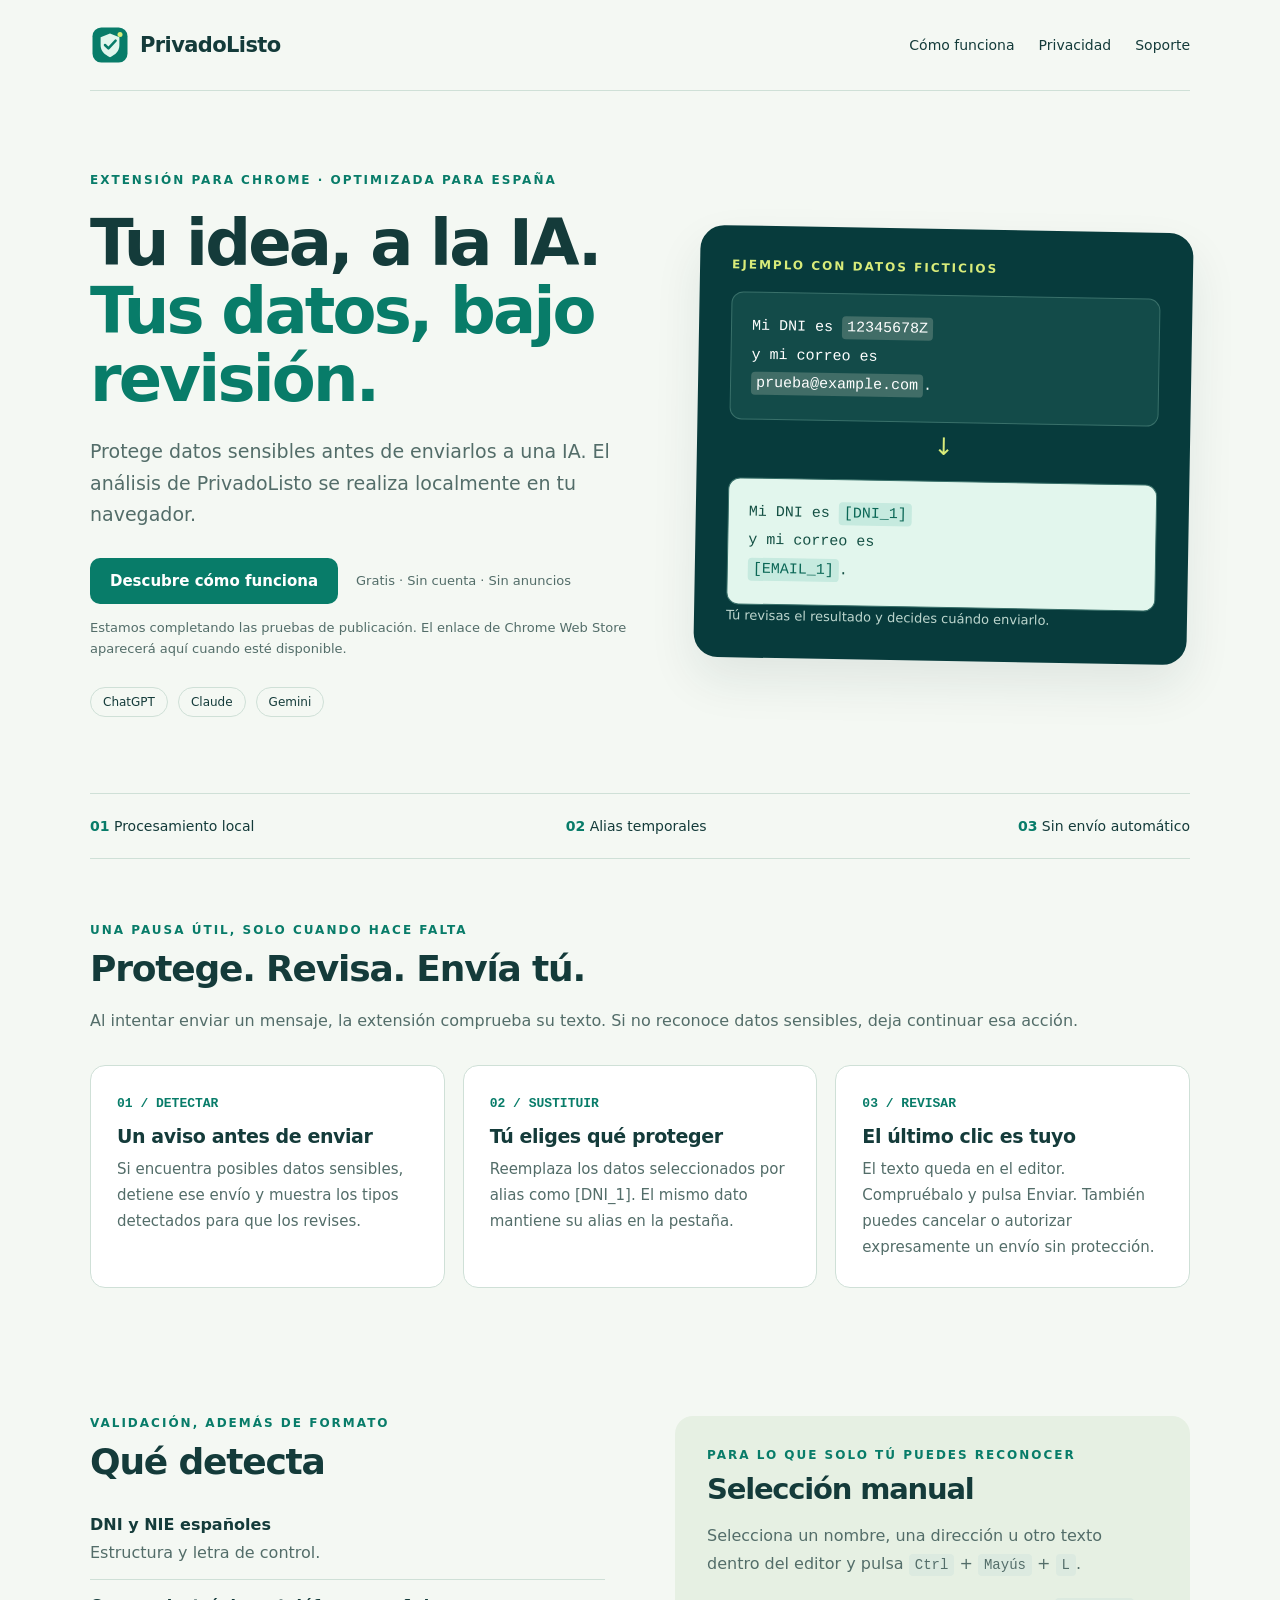
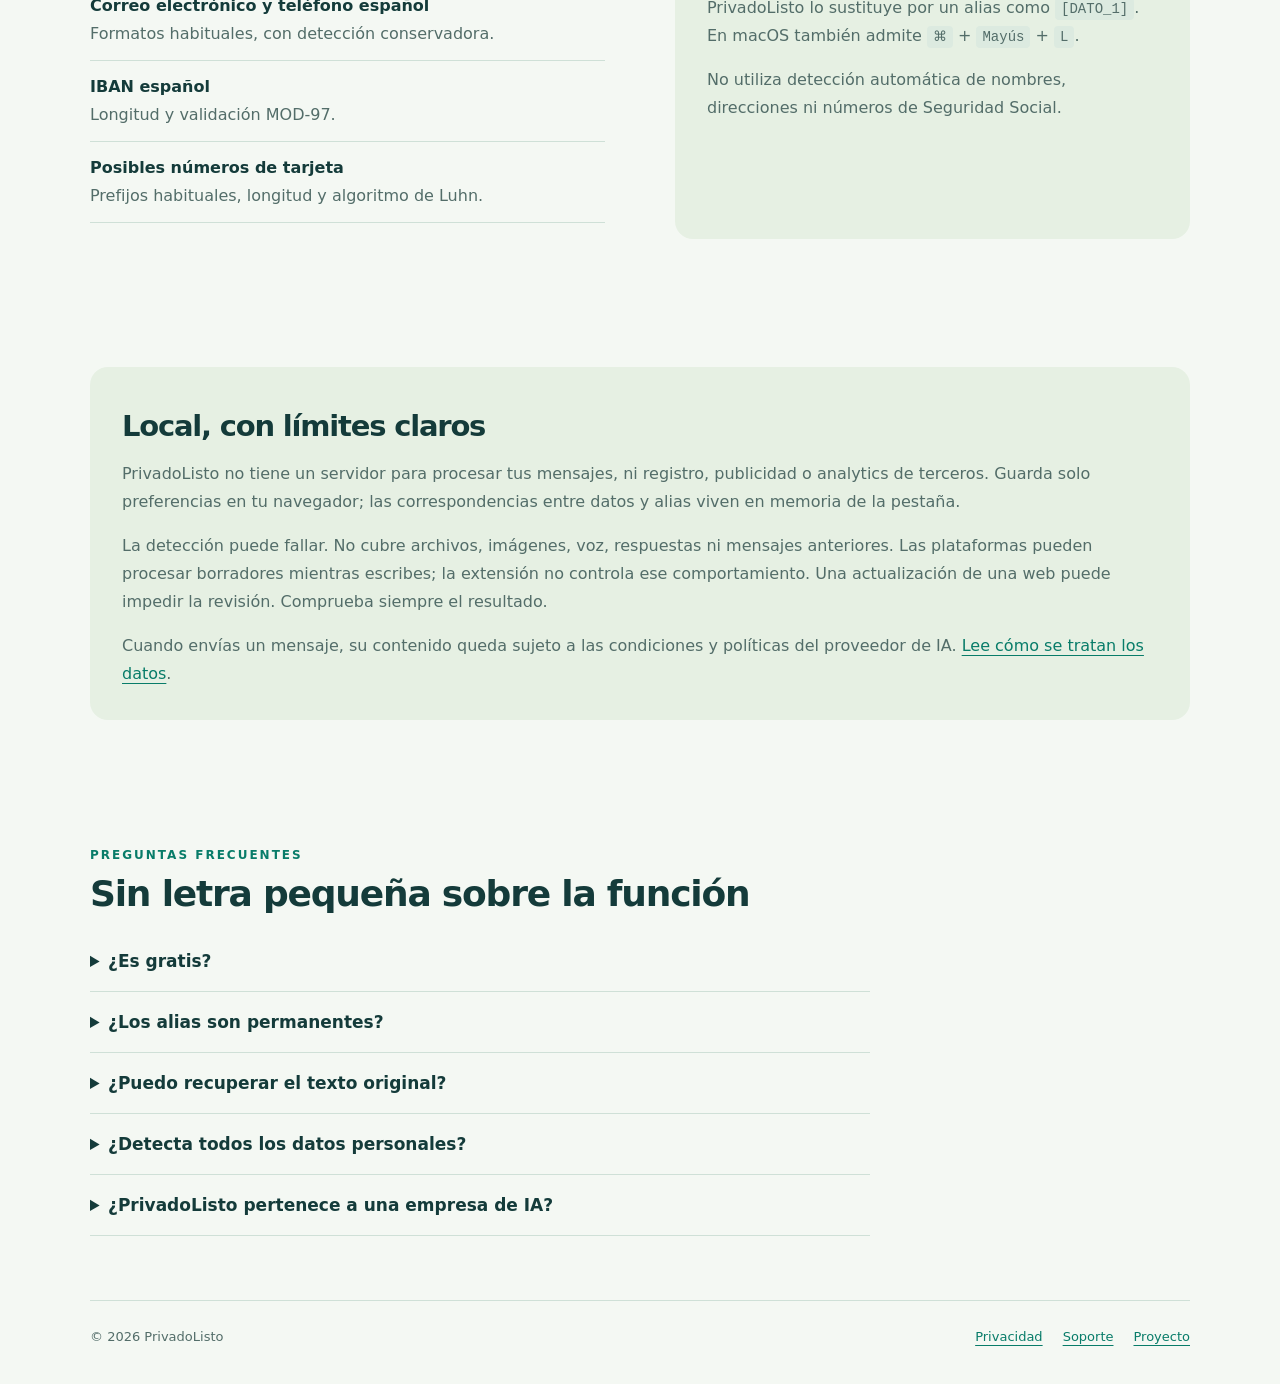
<file: index.html>
<!doctype html><html lang="es"><head><meta charset="utf-8"><meta name="viewport" content="width=device-width,initial-scale=1"><meta name="description" content="PrivadoListo detecta y sustituye localmente determinados datos sensibles antes de enviarlos a ChatGPT, Claude o Gemini. Gratis y sin cuenta."><meta name="referrer" content="no-referrer"><title>PrivadoListo · Un momento para tus datos</title><link rel="icon" href="assets/favicon.png"><link rel="stylesheet" href="site.css"></head><body>
<a class="skip" href="#contenido">Saltar al contenido</a><div class="wrap"><header><a class="brand" href="index.html"><img src="assets/logo.svg" alt="">PrivadoListo</a><nav aria-label="Principal"><a href="#como">Cómo funciona</a><a href="privacy.html">Privacidad</a><a href="support.html">Soporte</a></nav></header>
<main id="contenido"><div class="hero"><div><div class="eyebrow">Extensión para Chrome · Optimizada para España</div><h1>Tu idea, a la IA.<br><em>Tus datos, bajo revisión.</em></h1><p class="lead">Protege datos sensibles antes de enviarlos a una IA. El análisis de PrivadoListo se realiza localmente en tu navegador.</p><div class="cta"><a class="button" href="#como">Descubre cómo funciona</a><span class="small">Gratis · Sin cuenta · Sin anuncios</span></div><p class="small" id="availability">Estamos completando las pruebas de publicación. El enlace de Chrome Web Store aparecerá aquí cuando esté disponible.</p><div class="platforms" aria-label="Plataformas previstas"><span>ChatGPT</span><span>Claude</span><span>Gemini</span></div></div>
<figure class="example" aria-label="Ejemplo ilustrativo de sustitución, no una captura de la extensión"><div class="eyebrow">Ejemplo con datos ficticios</div><div class="entry">Mi DNI es <mark>12345678Z</mark><br>y mi correo es<br><mark>prueba@example.com</mark>.</div><div class="arrow" aria-hidden="true">↓</div><div class="entry after">Mi DNI es <mark>[DNI_1]</mark><br>y mi correo es<br><mark>[EMAIL_1]</mark>.</div><figcaption class="small">Tú revisas el resultado y decides cuándo enviarlo.</figcaption></figure></div>
<div class="strip"><span><b>01</b> Procesamiento local</span><span><b>02</b> Alias temporales</span><span><b>03</b> Sin envío automático</span></div>
<section id="como"><div class="eyebrow">Una pausa útil, solo cuando hace falta</div><h2>Protege. Revisa. Envía tú.</h2><p>Al intentar enviar un mensaje, la extensión comprueba su texto. Si no reconoce datos sensibles, deja continuar esa acción.</p><div class="grid"><article class="card"><span class="number">01 / DETECTAR</span><h3>Un aviso antes de enviar</h3><p>Si encuentra posibles datos sensibles, detiene ese envío y muestra los tipos detectados para que los revises.</p></article><article class="card"><span class="number">02 / SUSTITUIR</span><h3>Tú eliges qué proteger</h3><p>Reemplaza los datos seleccionados por alias como [DNI_1]. El mismo dato mantiene su alias en la pestaña.</p></article><article class="card"><span class="number">03 / REVISAR</span><h3>El último clic es tuyo</h3><p>El texto queda en el editor. Compruébalo y pulsa Enviar. También puedes cancelar o autorizar expresamente un envío sin protección.</p></article></div></section>
<section class="split"><div><div class="eyebrow">Validación, además de formato</div><h2>Qué detecta</h2><ul class="feature-list"><li><b>DNI y NIE españoles</b>Estructura y letra de control.</li><li><b>Correo electrónico y teléfono español</b>Formatos habituales, con detección conservadora.</li><li><b>IBAN español</b>Longitud y validación MOD-97.</li><li><b>Posibles números de tarjeta</b>Prefijos habituales, longitud y algoritmo de Luhn.</li></ul></div><div class="notice"><div class="eyebrow">Para lo que solo tú puedes reconocer</div><h2>Selección manual</h2><p>Selecciona un nombre, una dirección u otro texto dentro del editor y pulsa <kbd>Ctrl</kbd> + <kbd>Mayús</kbd> + <kbd>L</kbd>.</p><p>PrivadoListo lo sustituye por un alias como <code>[DATO_1]</code>. En macOS también admite <kbd>⌘</kbd> + <kbd>Mayús</kbd> + <kbd>L</kbd>.</p><p>No utiliza detección automática de nombres, direcciones ni números de Seguridad Social.</p></div></section>
<section><div class="notice"><h2>Local, con límites claros</h2><p>PrivadoListo no tiene un servidor para procesar tus mensajes, ni registro, publicidad o analytics de terceros. Guarda solo preferencias en tu navegador; las correspondencias entre datos y alias viven en memoria de la pestaña.</p><p>La detección puede fallar. No cubre archivos, imágenes, voz, respuestas ni mensajes anteriores. Las plataformas pueden procesar borradores mientras escribes; la extensión no controla ese comportamiento. Una actualización de una web puede impedir la revisión. Comprueba siempre el resultado.</p><p>Cuando envías un mensaje, su contenido queda sujeto a las condiciones y políticas del proveedor de IA. <a href="privacy.html">Lee cómo se tratan los datos</a>.</p></div></section>
<section class="faq"><div class="eyebrow">Preguntas frecuentes</div><h2>Sin letra pequeña sobre la función</h2><details><summary>¿Es gratis?</summary><p>Sí. PrivadoListo 1.0 no tiene suscripción, pago, prueba de cobro posterior ni funciones Pro.</p></details><details><summary>¿Los alias son permanentes?</summary><p>No. Se mantienen en memoria en la pestaña hasta recargarla, cerrarla, desactivar la extensión o pulsar «Borrar datos de esta pestaña». La extensión no los sincroniza ni los guarda en disco.</p></details><details><summary>¿Puedo recuperar el texto original?</summary><p>Después de una sustitución, puedes recuperarlo durante 1 minuto desde el aviso. Si ocurre un error, la copia queda disponible para recuperarla manualmente. Al recargar o borrar la sesión, desaparece.</p></details><details><summary>¿Detecta todos los datos personales?</summary><p>No. Los formatos no compatibles, valores con errores, nombres, direcciones y adjuntos pueden pasar sin aviso. Revisa el texto y usa la selección manual cuando haga falta.</p></details><details><summary>¿PrivadoListo pertenece a una empresa de IA?</summary><p>PrivadoListo es una herramienta independiente y no está afiliada a OpenAI, Anthropic ni Google.</p></details></section></main>
<footer><span>© 2026 PrivadoListo</span><div><a href="privacy.html">Privacidad</a><a href="support.html">Soporte</a><a href="https://github.com/jons0023-spec/privadolisto-site">Proyecto</a></div></footer></div></body></html>
</file>
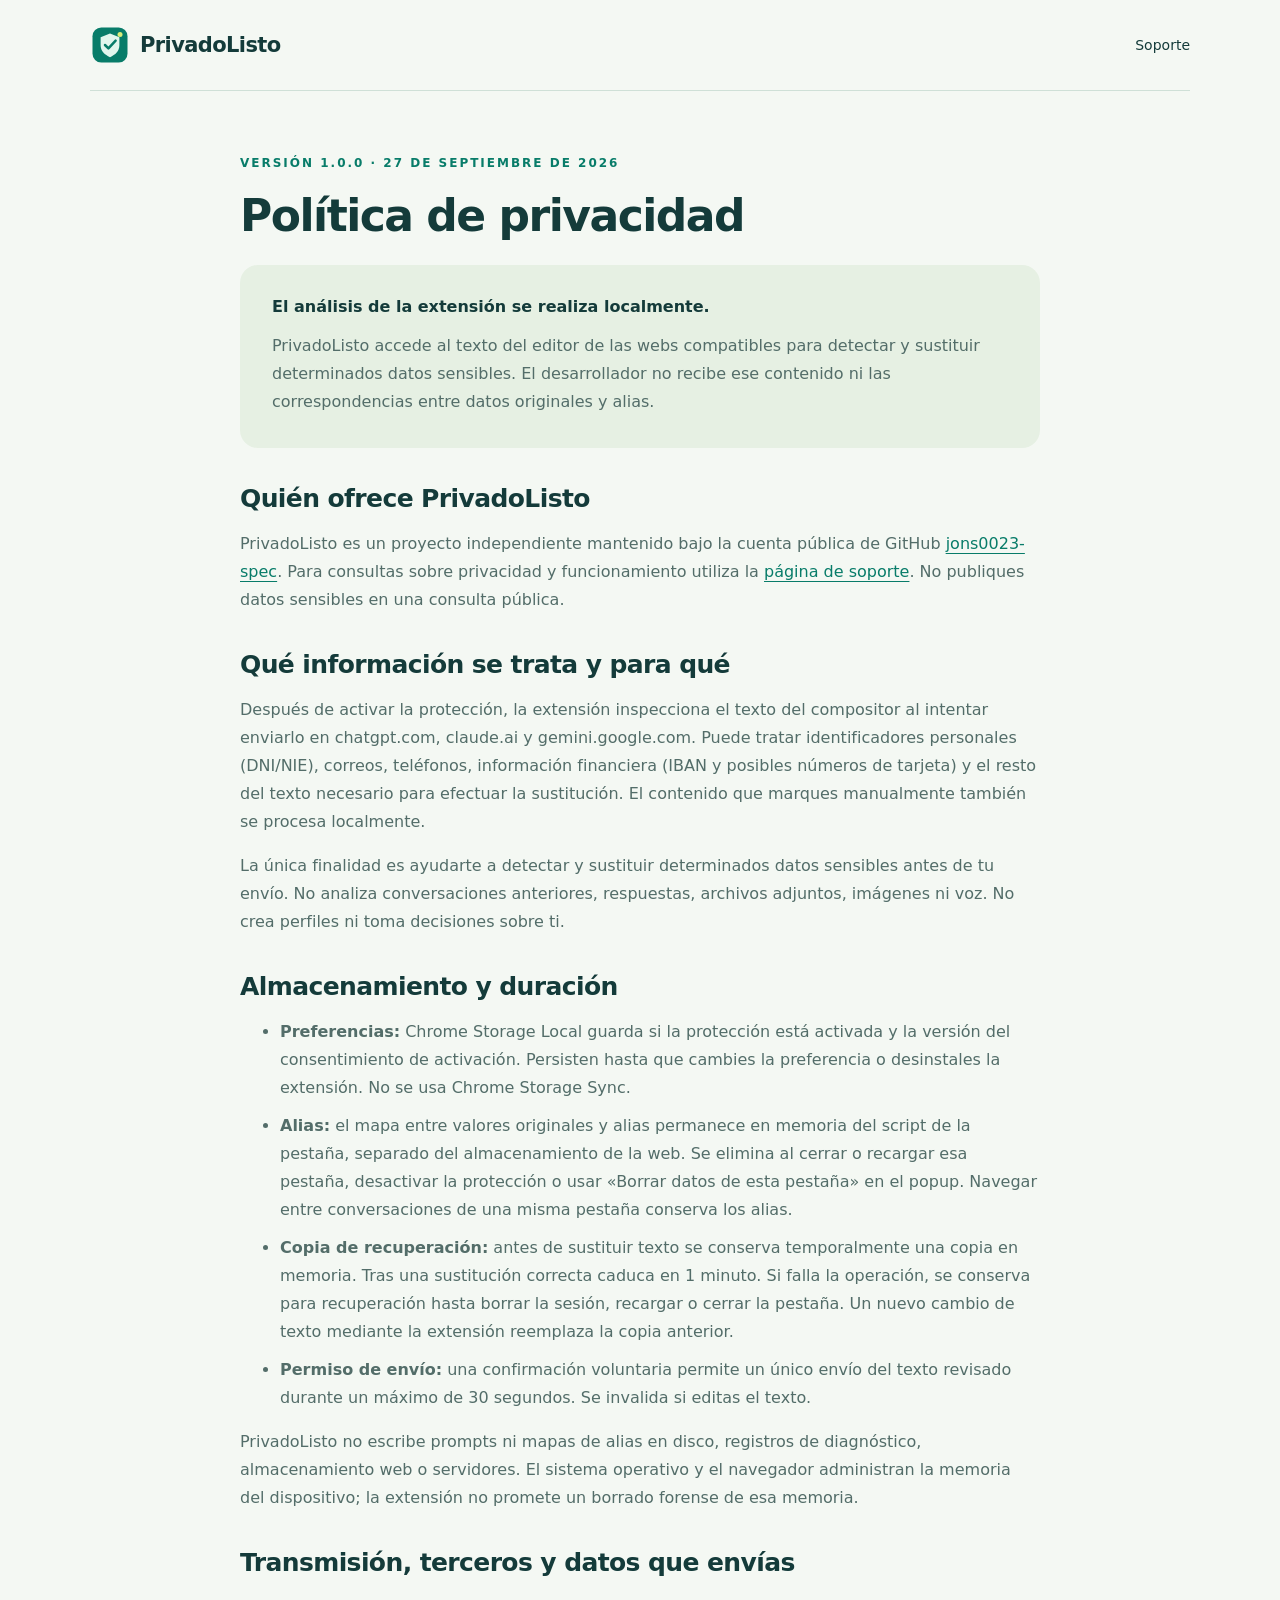
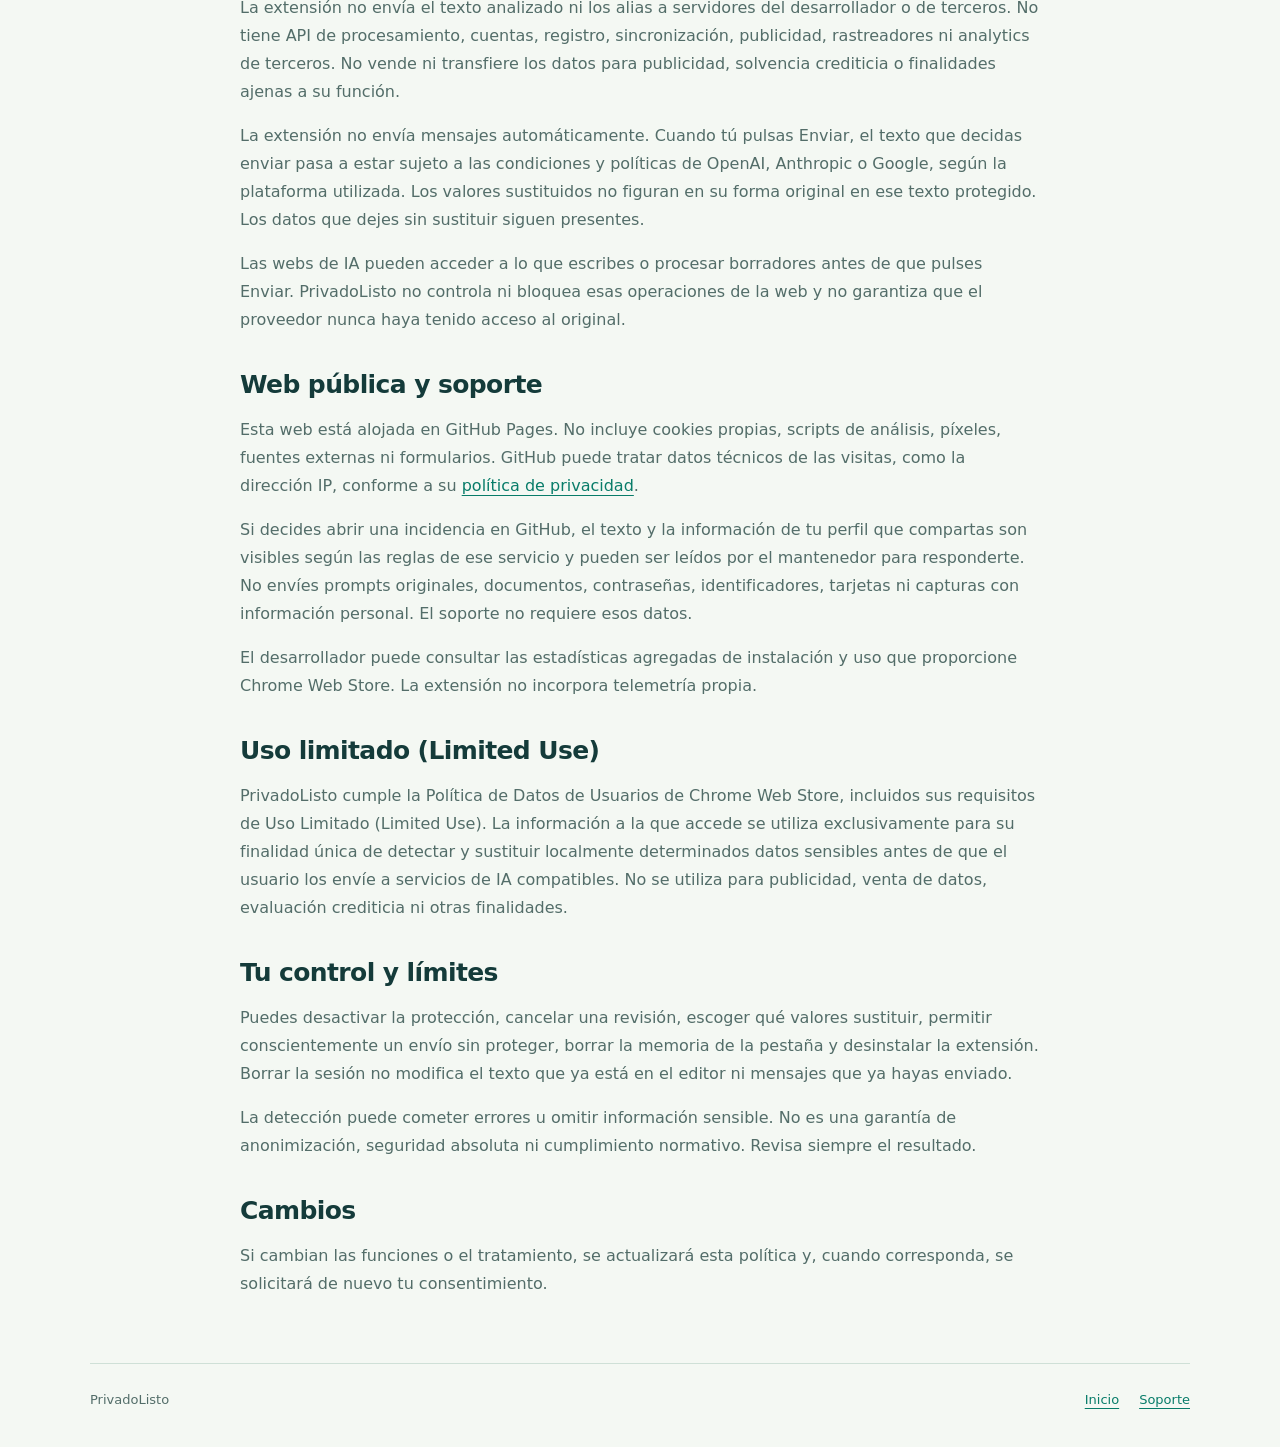
<file: privacy.html>
<!doctype html><html lang="es"><head><meta charset="utf-8"><meta name="viewport" content="width=device-width,initial-scale=1"><meta name="referrer" content="no-referrer"><title>Política de privacidad · PrivadoListo</title><link rel="icon" href="assets/favicon.png"><link rel="stylesheet" href="site.css"></head><body><div class="wrap"><header><a class="brand" href="index.html"><img src="assets/logo.svg" alt="">PrivadoListo</a><nav aria-label="Principal"><a href="support.html">Soporte</a></nav></header><main class="prose"><div class="eyebrow">Versión 1.0.0 · 27 de septiembre de 2026</div><h1>Política de privacidad</h1>
<div class="notice"><strong>El análisis de la extensión se realiza localmente.</strong><p>PrivadoListo accede al texto del editor de las webs compatibles para detectar y sustituir determinados datos sensibles. El desarrollador no recibe ese contenido ni las correspondencias entre datos originales y alias.</p></div>
<h2>Quién ofrece PrivadoListo</h2><p>PrivadoListo es un proyecto independiente mantenido bajo la cuenta pública de GitHub <a href="https://github.com/jons0023-spec">jons0023-spec</a>. Para consultas sobre privacidad y funcionamiento utiliza la <a href="support.html">página de soporte</a>. No publiques datos sensibles en una consulta pública.</p>
<h2>Qué información se trata y para qué</h2><p>Después de activar la protección, la extensión inspecciona el texto del compositor al intentar enviarlo en chatgpt.com, claude.ai y gemini.google.com. Puede tratar identificadores personales (DNI/NIE), correos, teléfonos, información financiera (IBAN y posibles números de tarjeta) y el resto del texto necesario para efectuar la sustitución. El contenido que marques manualmente también se procesa localmente.</p><p>La única finalidad es ayudarte a detectar y sustituir determinados datos sensibles antes de tu envío. No analiza conversaciones anteriores, respuestas, archivos adjuntos, imágenes ni voz. No crea perfiles ni toma decisiones sobre ti.</p>
<h2>Almacenamiento y duración</h2><ul><li><strong>Preferencias:</strong> Chrome Storage Local guarda si la protección está activada y la versión del consentimiento de activación. Persisten hasta que cambies la preferencia o desinstales la extensión. No se usa Chrome Storage Sync.</li><li><strong>Alias:</strong> el mapa entre valores originales y alias permanece en memoria del script de la pestaña, separado del almacenamiento de la web. Se elimina al cerrar o recargar esa pestaña, desactivar la protección o usar «Borrar datos de esta pestaña» en el popup. Navegar entre conversaciones de una misma pestaña conserva los alias.</li><li><strong>Copia de recuperación:</strong> antes de sustituir texto se conserva temporalmente una copia en memoria. Tras una sustitución correcta caduca en 1 minuto. Si falla la operación, se conserva para recuperación hasta borrar la sesión, recargar o cerrar la pestaña. Un nuevo cambio de texto mediante la extensión reemplaza la copia anterior.</li><li><strong>Permiso de envío:</strong> una confirmación voluntaria permite un único envío del texto revisado durante un máximo de 30 segundos. Se invalida si editas el texto.</li></ul><p>PrivadoListo no escribe prompts ni mapas de alias en disco, registros de diagnóstico, almacenamiento web o servidores. El sistema operativo y el navegador administran la memoria del dispositivo; la extensión no promete un borrado forense de esa memoria.</p>
<h2>Transmisión, terceros y datos que envías</h2><p>La extensión no envía el texto analizado ni los alias a servidores del desarrollador o de terceros. No tiene API de procesamiento, cuentas, registro, sincronización, publicidad, rastreadores ni analytics de terceros. No vende ni transfiere los datos para publicidad, solvencia crediticia o finalidades ajenas a su función.</p><p>La extensión no envía mensajes automáticamente. Cuando tú pulsas Enviar, el texto que decidas enviar pasa a estar sujeto a las condiciones y políticas de OpenAI, Anthropic o Google, según la plataforma utilizada. Los valores sustituidos no figuran en su forma original en ese texto protegido. Los datos que dejes sin sustituir siguen presentes.</p><p>Las webs de IA pueden acceder a lo que escribes o procesar borradores antes de que pulses Enviar. PrivadoListo no controla ni bloquea esas operaciones de la web y no garantiza que el proveedor nunca haya tenido acceso al original.</p>
<h2>Web pública y soporte</h2><p>Esta web está alojada en GitHub Pages. No incluye cookies propias, scripts de análisis, píxeles, fuentes externas ni formularios. GitHub puede tratar datos técnicos de las visitas, como la dirección IP, conforme a su <a href="https://docs.github.com/en/site-policy/privacy-policies/github-general-privacy-statement">política de privacidad</a>.</p><p>Si decides abrir una incidencia en GitHub, el texto y la información de tu perfil que compartas son visibles según las reglas de ese servicio y pueden ser leídos por el mantenedor para responderte. No envíes prompts originales, documentos, contraseñas, identificadores, tarjetas ni capturas con información personal. El soporte no requiere esos datos.</p><p>El desarrollador puede consultar las estadísticas agregadas de instalación y uso que proporcione Chrome Web Store. La extensión no incorpora telemetría propia.</p>
<h2>Uso limitado (Limited Use)</h2><p>PrivadoListo cumple la Política de Datos de Usuarios de Chrome Web Store, incluidos sus requisitos de Uso Limitado (Limited Use). La información a la que accede se utiliza exclusivamente para su finalidad única de detectar y sustituir localmente determinados datos sensibles antes de que el usuario los envíe a servicios de IA compatibles. No se utiliza para publicidad, venta de datos, evaluación crediticia ni otras finalidades.</p>
<h2>Tu control y límites</h2><p>Puedes desactivar la protección, cancelar una revisión, escoger qué valores sustituir, permitir conscientemente un envío sin proteger, borrar la memoria de la pestaña y desinstalar la extensión. Borrar la sesión no modifica el texto que ya está en el editor ni mensajes que ya hayas enviado.</p><p>La detección puede cometer errores u omitir información sensible. No es una garantía de anonimización, seguridad absoluta ni cumplimiento normativo. Revisa siempre el resultado.</p><h2>Cambios</h2><p>Si cambian las funciones o el tratamiento, se actualizará esta política y, cuando corresponda, se solicitará de nuevo tu consentimiento.</p></main><footer><span>PrivadoListo</span><div><a href="index.html">Inicio</a><a href="support.html">Soporte</a></div></footer></div></body></html>
</file>
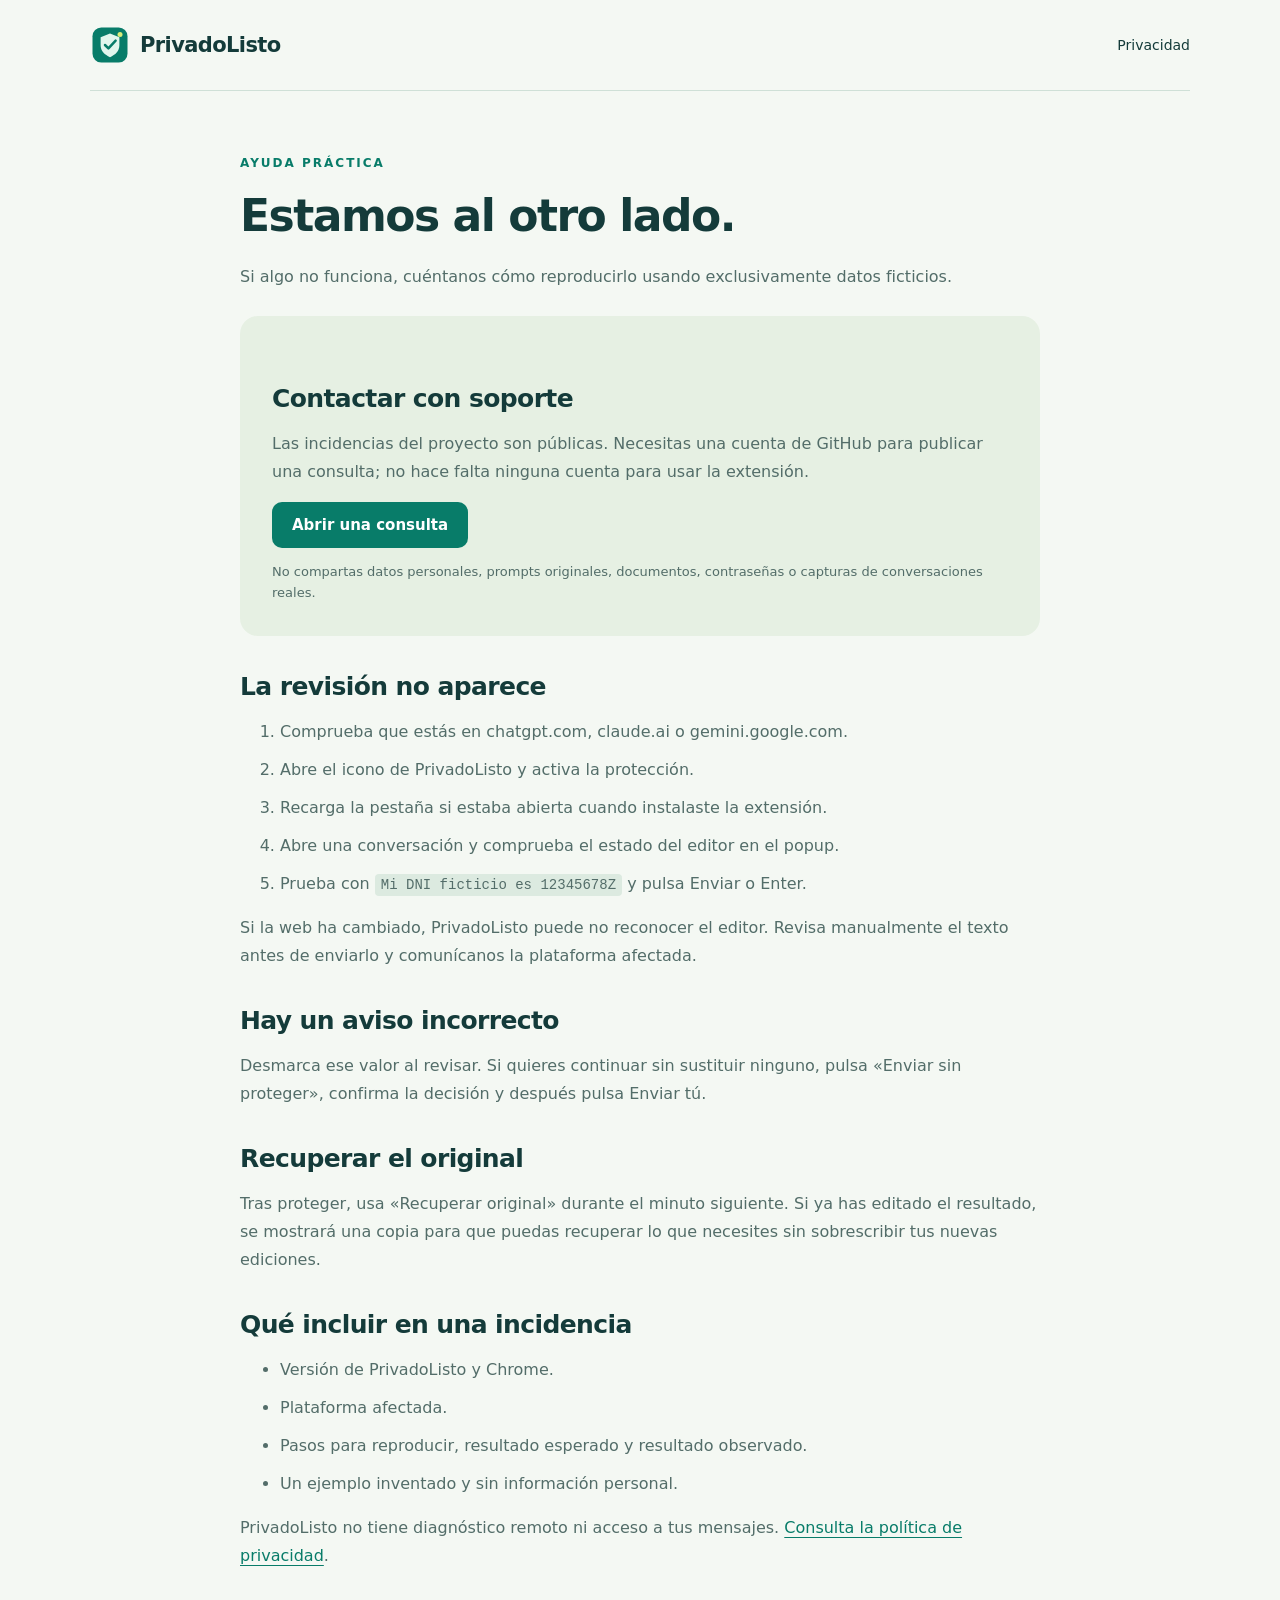
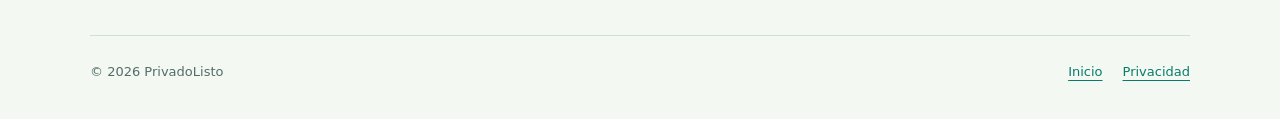
<file: support.html>
<!doctype html><html lang="es"><head><meta charset="utf-8"><meta name="viewport" content="width=device-width,initial-scale=1"><meta name="referrer" content="no-referrer"><title>Soporte · PrivadoListo</title><link rel="icon" href="assets/favicon.png"><link rel="stylesheet" href="site.css"></head><body><div class="wrap"><header><a class="brand" href="index.html"><img src="assets/logo.svg" alt="">PrivadoListo</a><nav aria-label="Principal"><a href="privacy.html">Privacidad</a></nav></header><main class="prose"><div class="eyebrow">Ayuda práctica</div><h1>Estamos al otro lado.</h1><p>Si algo no funciona, cuéntanos cómo reproducirlo usando exclusivamente datos ficticios.</p><div class="notice"><h2>Contactar con soporte</h2><p>Las incidencias del proyecto son públicas. Necesitas una cuenta de GitHub para publicar una consulta; no hace falta ninguna cuenta para usar la extensión.</p><a class="button" href="https://github.com/jons0023-spec/privadolisto-site/issues/new?template=soporte.yml">Abrir una consulta</a><p class="small">No compartas datos personales, prompts originales, documentos, contraseñas o capturas de conversaciones reales.</p></div><h2>La revisión no aparece</h2><ol><li>Comprueba que estás en chatgpt.com, claude.ai o gemini.google.com.</li><li>Abre el icono de PrivadoListo y activa la protección.</li><li>Recarga la pestaña si estaba abierta cuando instalaste la extensión.</li><li>Abre una conversación y comprueba el estado del editor en el popup.</li><li>Prueba con <code>Mi DNI ficticio es 12345678Z</code> y pulsa Enviar o Enter.</li></ol><p>Si la web ha cambiado, PrivadoListo puede no reconocer el editor. Revisa manualmente el texto antes de enviarlo y comunícanos la plataforma afectada.</p><h2>Hay un aviso incorrecto</h2><p>Desmarca ese valor al revisar. Si quieres continuar sin sustituir ninguno, pulsa «Enviar sin proteger», confirma la decisión y después pulsa Enviar tú.</p><h2>Recuperar el original</h2><p>Tras proteger, usa «Recuperar original» durante el minuto siguiente. Si ya has editado el resultado, se mostrará una copia para que puedas recuperar lo que necesites sin sobrescribir tus nuevas ediciones.</p><h2>Qué incluir en una incidencia</h2><ul><li>Versión de PrivadoListo y Chrome.</li><li>Plataforma afectada.</li><li>Pasos para reproducir, resultado esperado y resultado observado.</li><li>Un ejemplo inventado y sin información personal.</li></ul><p>PrivadoListo no tiene diagnóstico remoto ni acceso a tus mensajes. <a href="privacy.html">Consulta la política de privacidad</a>.</p></main><footer><span>© 2026 PrivadoListo</span><div><a href="index.html">Inicio</a><a href="privacy.html">Privacidad</a></div></footer></div></body></html>
</file>
<file: site.css>
:root{--ink:#143B3A;--muted:#536D69;--green:#087C69;--line:#CFE0D7;--paper:#F4F8F3;--lime:#D9EC7A;color-scheme:light;font-family:system-ui,-apple-system,"Segoe UI",sans-serif;color:var(--ink);background:var(--paper)}*{box-sizing:border-box}body{margin:0}a{color:var(--green);text-underline-offset:4px}a:focus-visible,summary:focus-visible{outline:3px solid #AD6900;outline-offset:5px}.wrap{max-width:1160px;margin:auto;padding:0 30px}.skip{position:absolute;left:20px;top:-80px;background:white;padding:15px;z-index:2}.skip:focus{top:10px}header{display:flex;align-items:center;justify-content:space-between;padding:25px 0;border-bottom:1px solid var(--line);gap:25px}.brand{display:flex;align-items:center;gap:10px;font-weight:750;font-size:21px;letter-spacing:-.6px;color:var(--ink);text-decoration:none}.brand img{width:40px;height:40px}nav{display:flex;gap:24px;font-size:14px}nav a{text-decoration:none;color:var(--ink)}.hero{display:grid;grid-template-columns:1.1fr 1fr;gap:64px;align-items:center;padding:82px 0 76px}.eyebrow{font-size:12px;letter-spacing:2px;font-weight:700;text-transform:uppercase;color:var(--green)}h1{font-size:clamp(42px,5vw,66px);line-height:1.06;letter-spacing:-2.8px;font-weight:700;margin:23px 0}h1 em{font-style:normal;color:var(--green)}.lead{font-size:19px;line-height:1.65;color:var(--muted)}.button{display:inline-block;background:var(--green);color:white;padding:14px 20px;border-radius:10px;text-decoration:none;font-size:15px;font-weight:650}.cta{display:flex;align-items:center;flex-wrap:wrap;gap:18px;margin-top:27px}.small{font-size:13px;line-height:1.65;color:var(--muted)}.platforms{display:flex;gap:10px;flex-wrap:wrap;margin-top:28px}.platforms span{font-size:12px;border:1px solid var(--line);padding:7px 12px;border-radius:30px}.example{margin:0;background:#073B3C;border-radius:24px;padding:32px;box-shadow:0 22px 48px #143B3A17;color:#fff;transform:rotate(1deg)}.example .eyebrow{color:var(--lime)}.example .entry{background:#134B49;border:1px solid #39706A;padding:20px;border-radius:12px;margin-top:20px;font:15px/1.9 ui-monospace,Consolas,monospace;overflow-wrap:anywhere}.example mark{background:#416D67;color:white;padding:3px 5px;border-radius:4px}.example .after{background:#E2F6ED;color:#145044}.example .after mark{background:#C6EADF;color:#0B6756}.arrow{font-size:24px;text-align:center;color:var(--lime);margin:10px}.example .small{color:#BDD6CE;margin-bottom:0}.strip{display:flex;justify-content:space-between;gap:20px;padding:24px 0;border-top:1px solid var(--line);border-bottom:1px solid var(--line);font-size:14px}.strip b{color:var(--green)}section{padding:64px 0}h2{font-size:36px;letter-spacing:-1.2px;line-height:1.2;margin:10px 0 16px}h3{font-size:19px;letter-spacing:-.4px}p,li{line-height:1.75;color:var(--muted)}.grid{display:grid;grid-template-columns:repeat(3,1fr);gap:18px;margin-top:30px}.card{background:white;border:1px solid var(--line);padding:26px;border-radius:15px}.card .number{font:700 13px ui-monospace,monospace;color:var(--green)}.card h3{margin:14px 0 9px}.card p{font-size:15px;margin:0}.split{display:grid;grid-template-columns:1fr 1fr;gap:70px}.feature-list{list-style:none;padding:0}.feature-list li{padding:12px 0;border-bottom:1px solid var(--line)}.feature-list b{display:block;color:var(--ink)}.notice{background:#E6F0E3;border-radius:18px;padding:32px}.notice h2{font-size:29px}.notice p:last-child{margin-bottom:0}kbd,code{font:14px ui-monospace,monospace;background:#DCEAE0;padding:3px 6px;border-radius:4px}details{border-bottom:1px solid var(--line);padding:20px 0}summary{font-size:17px;font-weight:650;cursor:pointer}.faq{max-width:780px}footer{border-top:1px solid var(--line);padding:28px 0 40px;display:flex;justify-content:space-between;gap:24px;font-size:13px;color:var(--muted)}footer div{display:flex;gap:20px}.prose{max-width:800px;margin:65px auto}.prose h1{font-size:44px;letter-spacing:-1.5px}.prose h2{font-size:25px;letter-spacing:-.6px;margin-top:36px}.prose li{margin:10px 0}.prose .notice{margin:25px 0}@media(max-width:800px){.hero,.split{grid-template-columns:1fr;gap:34px}.hero{padding:45px 0}.example{transform:none}.grid{grid-template-columns:1fr}.strip{flex-wrap:wrap}section{padding:42px 0}header{align-items:flex-start}nav{flex-wrap:wrap;gap:12px}.wrap{padding:0 20px}h1{letter-spacing:-1.8px}footer{flex-direction:column}.prose{margin:40px auto}}@media(prefers-reduced-motion:reduce){*{scroll-behavior:auto}}
</file>
